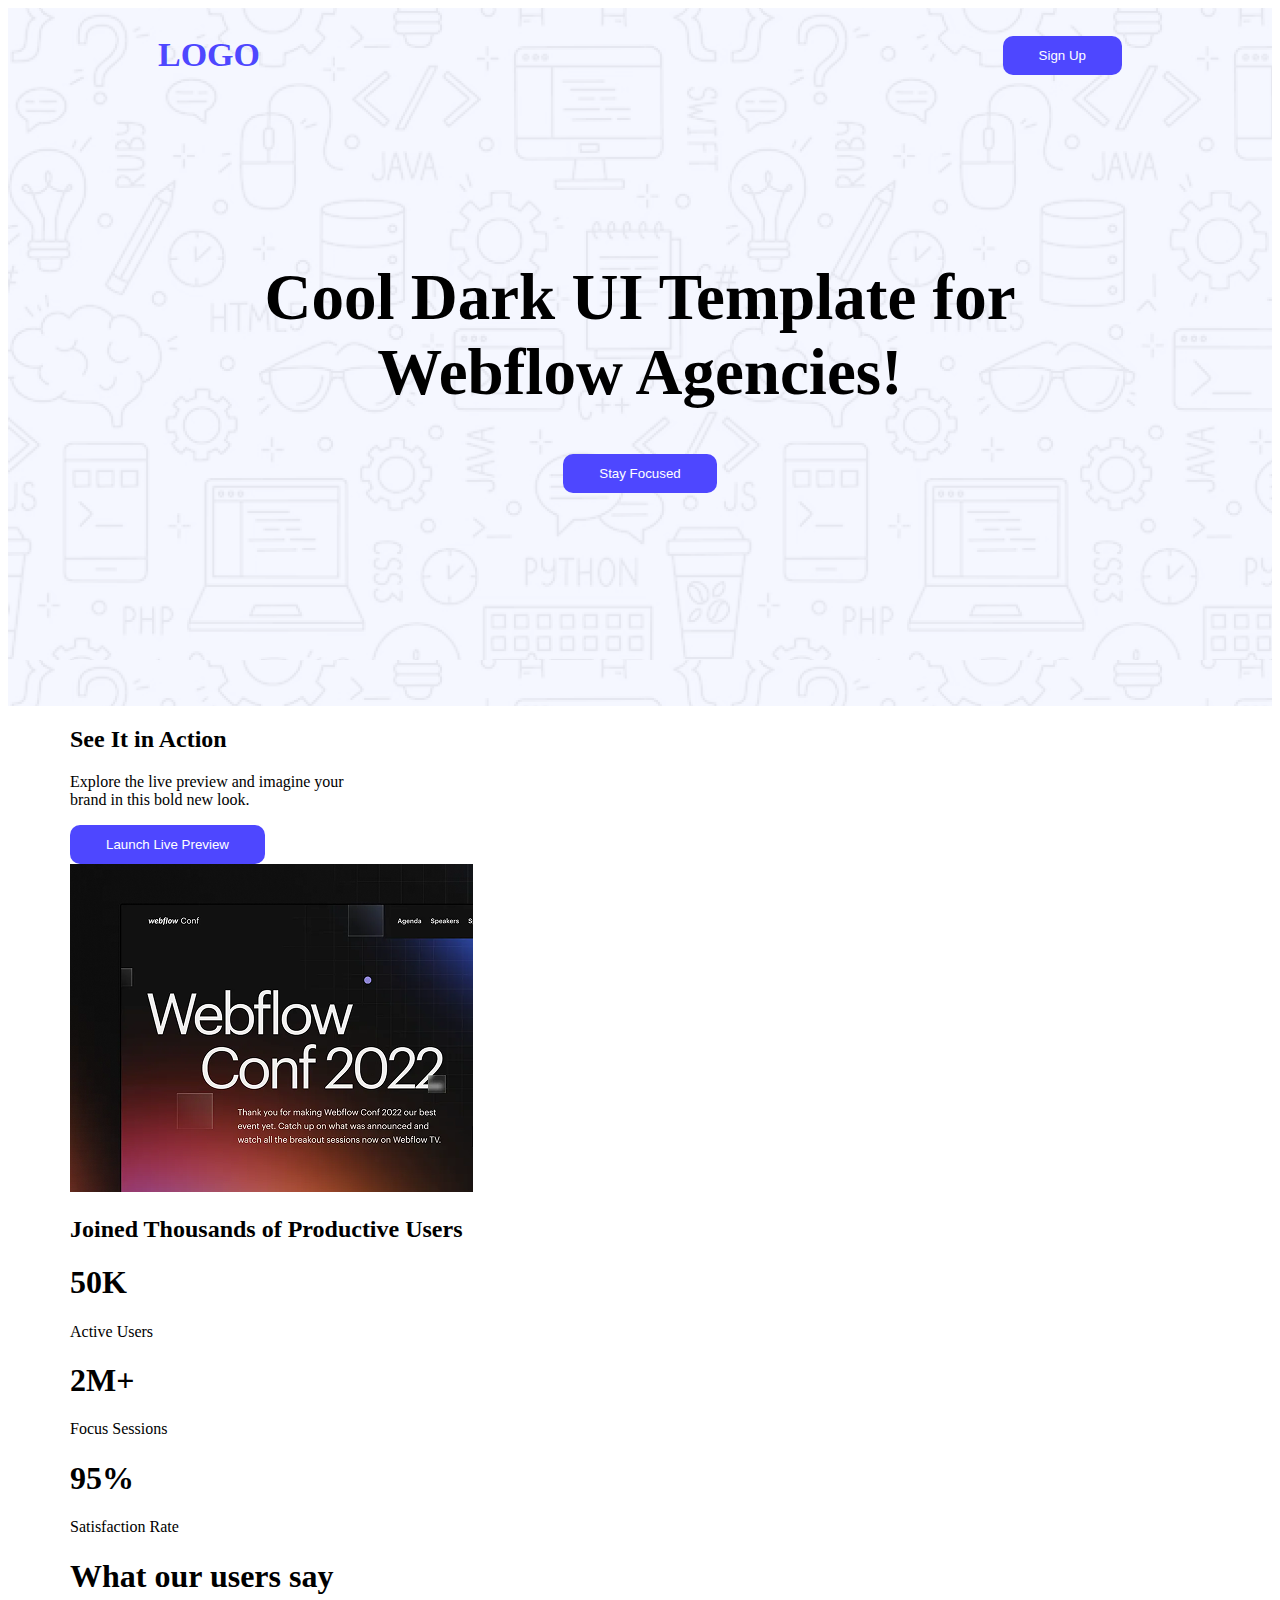
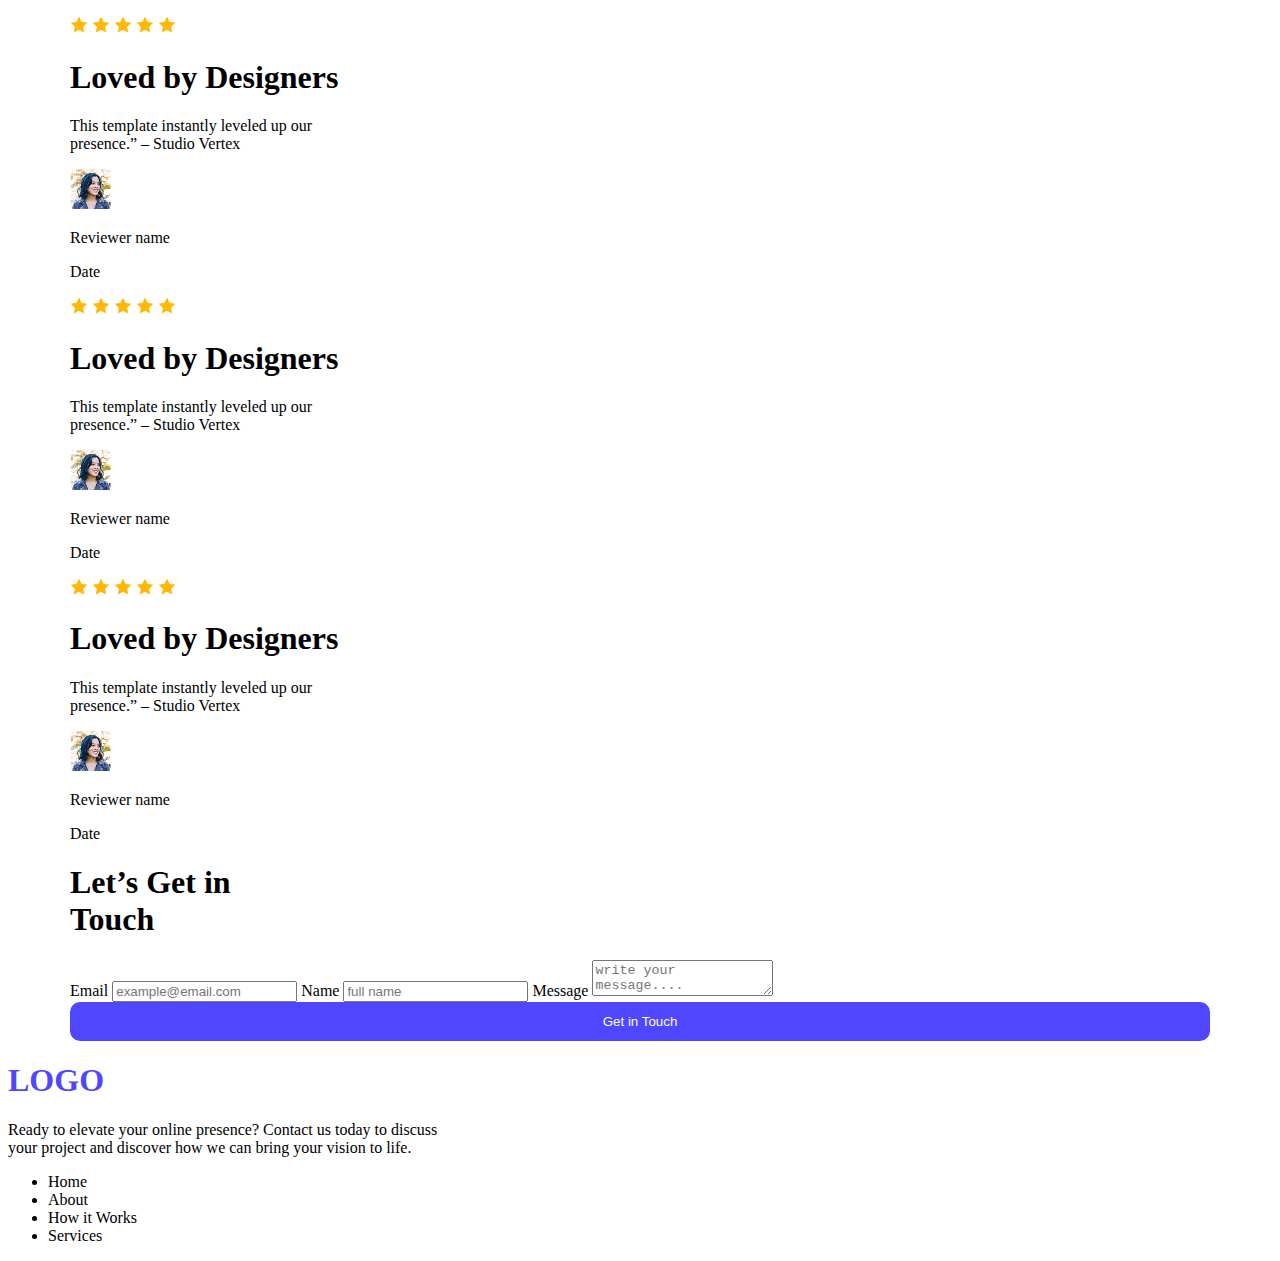
<file: index.html>
<!DOCTYPE html>
<html lang="en">
<head>
    <meta charset="UTF-8">
    <meta name="viewport" content="width=device-width, initial-scale=1.0">
    <title>1st Assignment</title>
    <link rel="stylesheet" href="style/style.css">
</head>
<body>
    <header>

        <section class="banner1">
            <section class="navber">
                <nav>
                    <h2 class="text-color">LOGO</h2>

                    <button class="background">Sign Up</button>
                </nav>
            </section>
            <section class="banner">
                <h1>Cool Dark UI Template for<br> Webflow Agencies!</h1>
                <button class="background">Stay Focused</button>
            </section>
        </section>
    </header>
    <main>
        <section class="action">
            <div class="action-container">
                <div>
                    <h2 class="title">See It in Action</h2>
                    <p class="sub-title">Explore the live preview and imagine your<br> brand in this bold new look.</p>
                    <button>Launch Live Preview</button>
                </div>
                <div>
                    <img src="Assets/wc-mini.png" alt="">
                </div>
            </div>
        </section>
    <section class="productive">
            <div class="productive-container">
                <h2 class="title">Joined Thousands of Productive Users</h2>
                   <div class="card-container">
                    <div class="card">
                        <h1>50K</h1>
                        <p>Active Users</p>
                    </div>
                    <div class="card">
                        <h1>2M+</h1>
                        <p>Focus Sessions</p>
                    </div>
                    <div class="card">
                        <h1>95%</h1>
                        <p>Satisfaction Rate</p>
                    </div>
                </div>
                
            </div>
        </section>
               <section class="feedback">
            <div class="feedback-container">
                <div class="section-title">
                    <h1>What our users say</h1>
                </div>
                <div class="feedback-card">
                    <div class="feedback-content">
                        <div class="star">
                            <img src="Assets/icon-star.png" alt="">
                            <img src="Assets/icon-star.png" alt="">
                            <img src="Assets/icon-star.png" alt="">
                            <img src="Assets/icon-star.png" alt="">
                            <img src="Assets/icon-star.png" alt="">
                            

                            <div class="about">
                                <h1>Loved by Designers</h1>
                                <p>This template instantly leveled up our<br> presence.” – Studio Vertex</p>
                            </div>

                            <div class="photo">
                                <div><img src="Assets/avatar.png" alt=""></div>
                                <div>
                                    <p>Reviewer name</p>
                                    <P>Date</P>
                                </div>
                            </div>
                        </div>

                        <div class="star">
                                                        <img src="Assets/icon-star.png" alt="">
                                                        <img src="Assets/icon-star.png" alt="">
                                                        <img src="Assets/icon-star.png" alt="">
                                                        <img src="Assets/icon-star.png" alt="">
                                                        <img src="Assets/icon-star.png" alt="">
                            <div class="about">
                                <h1>Loved by Designers</h1>
                                <p>This template instantly leveled up our<br> presence.” – Studio Vertex</p>
                            </div>

                            <div class="photo">
                                <div><img src="Assets/avatar.png" alt=""></div>
                                <div>
                                    <p>Reviewer name</p>
                                    <P>Date</P>
                                </div>
                            </div>
                        </div>
                        <div class="star">
                            <img src="Assets/icon-star.png" alt="">
                            <img src="Assets/icon-star.png" alt="">
                            <img src="Assets/icon-star.png" alt="">
                            <img src="Assets/icon-star.png" alt="">
                            <img src="Assets/icon-star.png" alt="">

                            <div class="about">
                                <h1>Loved by Designers</h1>
                                <p>This template instantly leveled up our<br> presence.” – Studio Vertex</p>
                            </div>

                            <div class="photo">
                                <div><img src="Assets/avatar.png" alt=""></div>
                                <div>
                                    <p>Reviewer name</p>
                                    <P>Date</P>
                                </div>
                            </div>
                        </div>
                    </div>
                </div>
            </div>
        </section>
        <section class="touch">
            <div class="touch-container">
                <div class="touch-content">
                    <h1>Let’s Get in<br> Touch</h1>
                </div>
                <div class="touch-form">
                    <form action="">
                        <label for="">Email</label>
                        <input type="email" placeholder="example@email.com">
                        <label for="name">Name</label>
                        <input type="text" placeholder="full name">
                        <label for="message">Message</label>
                        <textarea name="" id="" placeholder="write your message...."></textarea>
                        <button style="width: 100%;">Get in Touch</button>
                    </form>
        </section>
        </main>
            <footer>
        <div class="footer-cotainer">
            <h1 class="text-color">LOGO</h1>
            <p>Ready to elevate your online presence? Contact us today to discuss<br> your project and discover how we
                can bring your vision to life.</p>
            <ul>
                <a href=""></a>
                <li>Home</li>
                <a href=""></a>
                <li>About</li>
                <a href=""></a>
                <li>How it Works</li>
                <a href=""></a>
                <li>Services</li>
            </ul>
        </div>
    </footer>
</body>
</html>
</file>
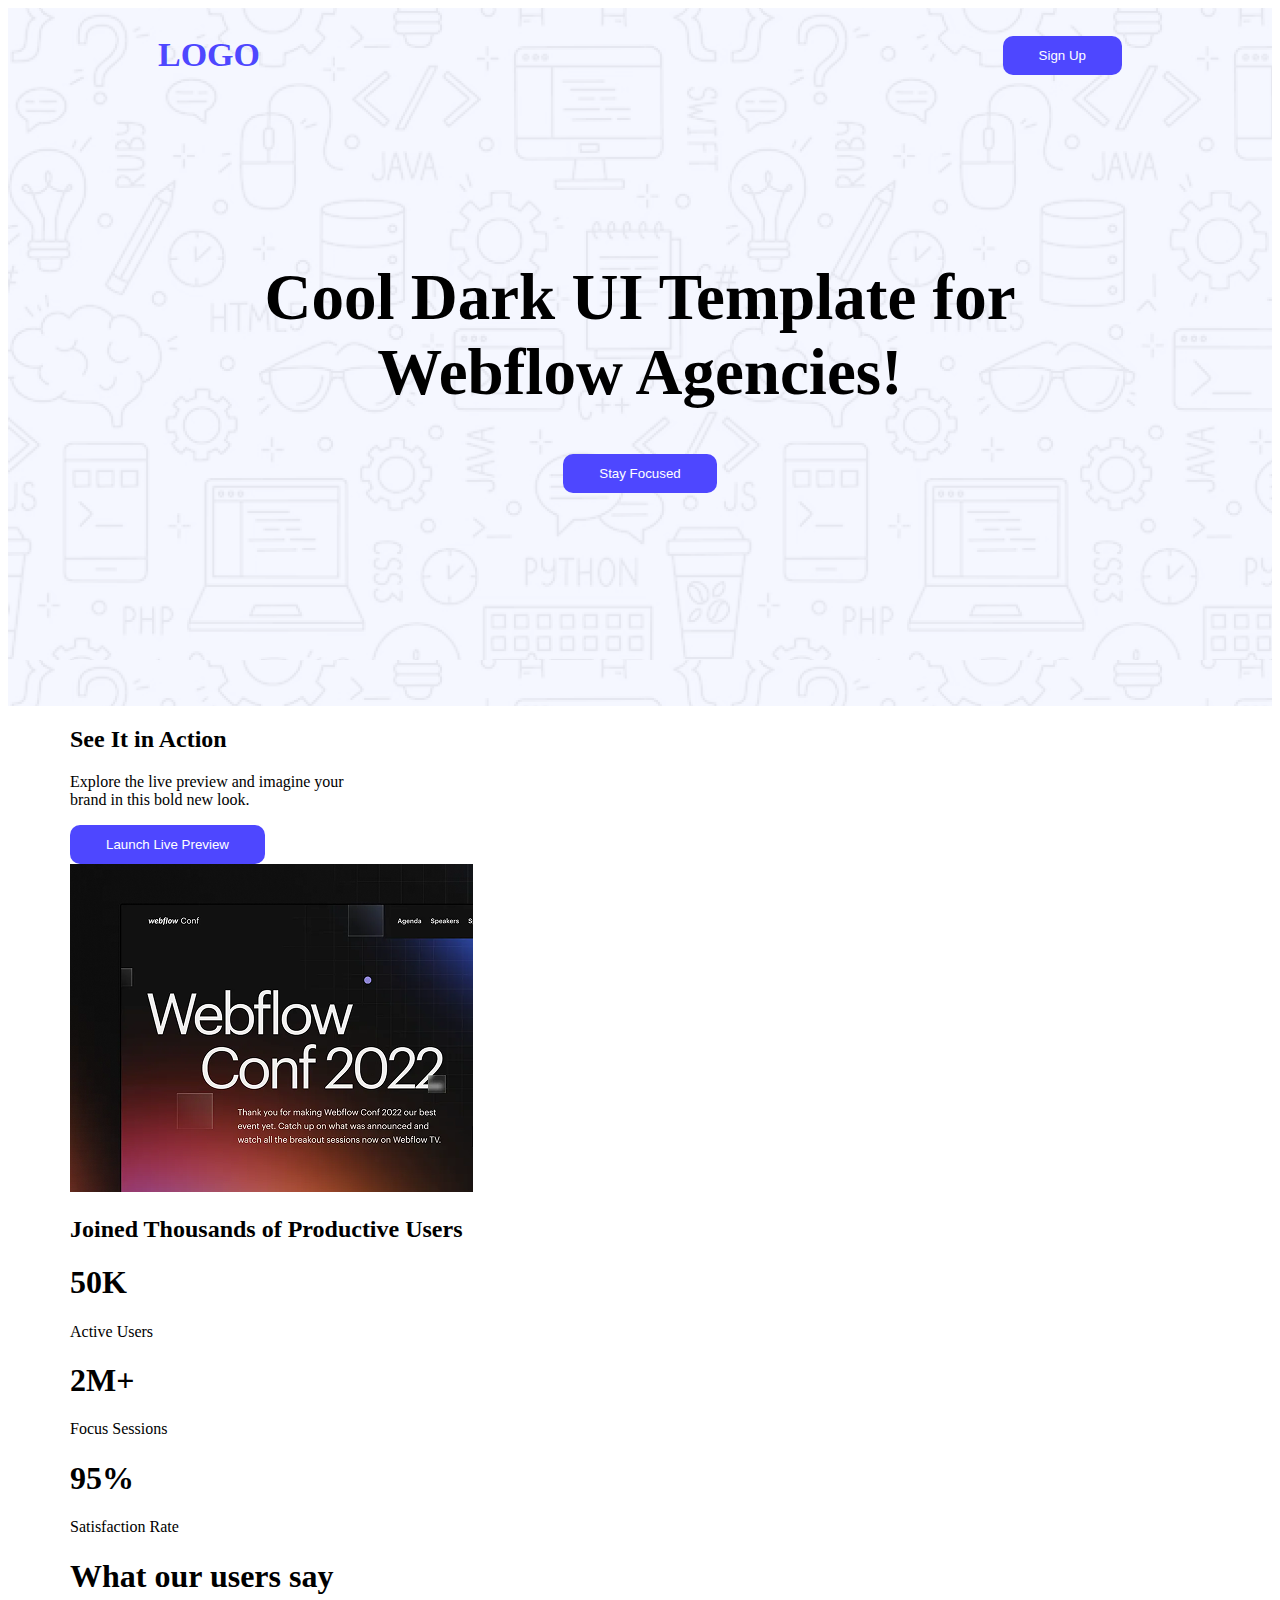
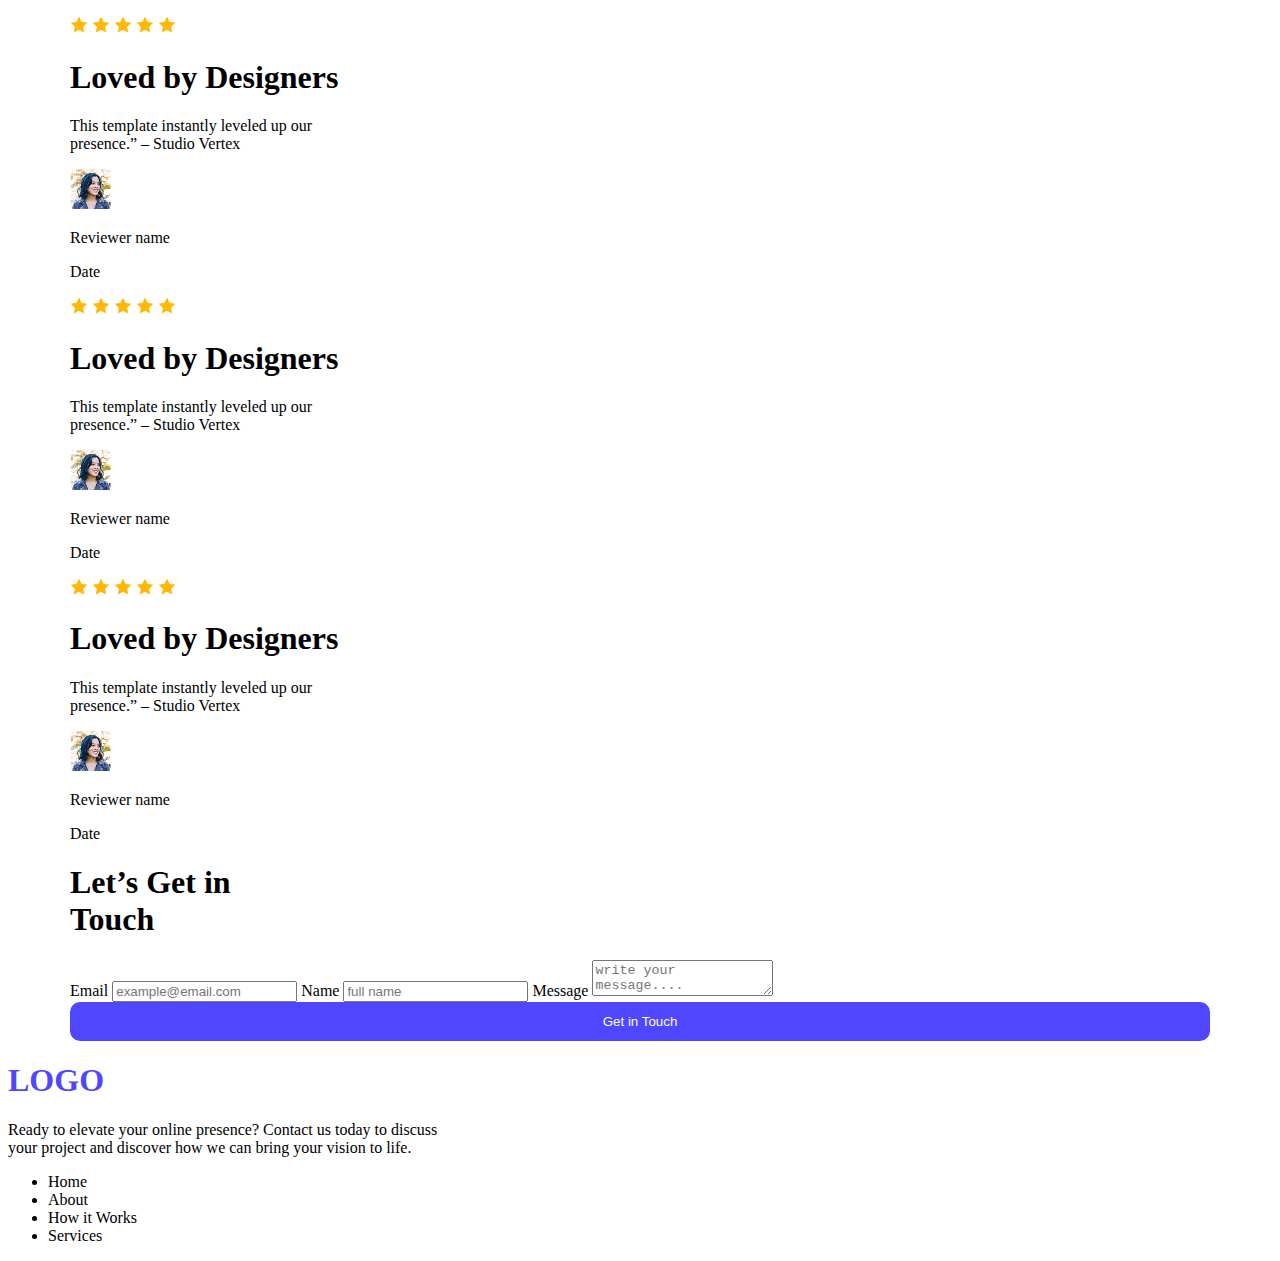
<file: Assets/index.html>
<!DOCTYPE html>
<html lang="en">

<head>
    <meta charset="UTF-8">
    <meta name="viewport" content="width=device-width, initial-scale=1.0">
    <title>Assignmen1</title>
    <link rel="stylesheet" href="../style/style.css">
</head>

<body>
    <header>

        <section class="banner1">
            <section class="navber">
                <nav>
                    <h2 class="text-color">LOGO</h2>

                    <button class="background">Sign Up</button>
                </nav>
            </section>
            <section class="banner">
                <h1>Cool Dark UI Template for<br> Webflow Agencies!</h1>
                <button class="background">Stay Focused</button>
            </section>
        </section>
    </header>
    <main>
        <section class="action">
            <div class="action-container">
                <div>
                    <h2 class="title">See It in Action</h2>
                    <p class="sub-title">Explore the live preview and imagine your<br> brand in this bold new look.</p>
                    <button>Launch Live Preview</button>
                </div>
                <div>
                    <img src="../Assets/wc-mini.png" alt="">
                </div>
            </div>
        </section>

        <section class="productive">
            <div class="productive-container">
                <h2 class="title">Joined Thousands of Productive Users</h2>
                <div class="card-container">
                    <div class="card">
                        <h1>50K</h1>
                        <p>Active Users</p>
                    </div>
                    <div class="card">
                        <h1>2M+</h1>
                        <p>Focus Sessions</p>
                    </div>
                    <div class="card">
                        <h1>95%</h1>
                        <p>Satisfaction Rate</p>
                    </div>
                </div>
            </div>
        </section>
        <section class="feedback">
            <div class="feedback-container">
                <div class="section-title">
                    <h1>What our users say</h1>
                </div>
                <div class="feedback-card">
                    <div class="feedback-content">
                        <div class="star">
                            <img src="../Assets/icon-star.png" alt="">
                            <img src="../Assets/icon-star.png" alt="">
                            <img src="../Assets/icon-star.png" alt="">
                            <img src="../Assets/icon-star.png" alt="">
                            <img src="../Assets/icon-star.png" alt="">

                            <div class="about">
                                <h1>Loved by Designers</h1>
                                <p>This template instantly leveled up our<br> presence.” – Studio Vertex</p>
                            </div>

                            <div class="photo">
                                <div><img src="../Assets/avatar.png" alt=""></div>
                                <div>
                                    <p>Reviewer name</p>
                                    <P>Date</P>
                                </div>
                            </div>
                        </div>

                        <div class="star">
                            <img src="../Assets/icon-star.png" alt="">
                            <img src="../Assets/icon-star.png" alt="">
                            <img src="../Assets/icon-star.png" alt="">
                            <img src="../Assets/icon-star.png" alt="">
                            <img src="../Assets/icon-star.png" alt="">

                            <div class="about">
                                <h1>Loved by Designers</h1>
                                <p>This template instantly leveled up our<br> presence.” – Studio Vertex</p>
                            </div>

                            <div class="photo">
                                <div><img src="../Assets/avatar.png" alt=""></div>
                                <div>
                                    <p>Reviewer name</p>
                                    <P>Date</P>
                                </div>
                            </div>
                        </div>
                        <div class="star">
                            <img src="../Assets/icon-star.png" alt="">
                            <img src="../Assets/icon-star.png" alt="">
                            <img src="../Assets/icon-star.png" alt="">
                            <img src="../Assets/icon-star.png" alt="">
                            <img src="../Assets/icon-star.png" alt="">

                            <div class="about">
                                <h1>Loved by Designers</h1>
                                <p>This template instantly leveled up our<br> presence.” – Studio Vertex</p>
                            </div>

                            <div class="photo">
                                <div><img src="../Assets/avatar.png" alt=""></div>
                                <div>
                                    <p>Reviewer name</p>
                                    <P>Date</P>
                                </div>
                            </div>
                        </div>
                    </div>
                </div>
            </div>
        </section>
        <section class="touch">
            <div class="touch-container">
                <div class="touch-content">
                    <h1>Let’s Get in<br> Touch</h1>
                </div>
                <div class="touch-form">
                    <form action="">
                        <label for="">Email</label>
                        <input type="email" placeholder="example@email.com">
                        <label for="name">Name</label>
                        <input type="text" placeholder="full name">
                        <label for="message">Message</label>
                        <textarea name="" id="" placeholder="write your message...."></textarea>
                        <button style="width: 100%;">Get in Touch</button>
                    </form>
        </section>
    </main>
    <footer>
        <div class="footer-cotainer">
            <h1 class="text-color">LOGO</h1>
            <p>Ready to elevate your online presence? Contact us today to discuss<br> your project and discover how we
                can bring your vision to life.</p>
            <ul>
                <a href=""></a>
                <li>Home</li>
                <a href=""></a>
                <li>About</li>
                <a href=""></a>
                <li>How it Works</li>
                <a href=""></a>
                <li>Services</li>
            </ul>
        </div>
    </footer>
</body>

</html>
</file>
<file: style/style.css>
main{
    margin: 0 auto;
    max-width: 1140px;
    
    
}
/* shared */
.text-color{
    color: #4E47FF;
}
button{
    background-color: #4E47FF;
    padding: 12px 36px;
    border-radius: 10px;
    color: white;
    border: none;

}
button:hover {
    background-color: white;
    color: #4E47FF;
    cursor: pointer;
}
/* nav */
.banner1{
    height: 698px;
    background-image: url("../Assets/Hero-bg.png");
    
}
nav{
    /* height: 150px; */
    display: flex;
    justify-content: space-between;
    align-items: center;
    padding: 0px 150px;
    
}
nav h2{
    font-size: 34px;
}
/* banner */
.banner {
    text-align: center;
}

.banner h1 {
    margin-top: 158px;
    font-size: 65px;

}
</file>
